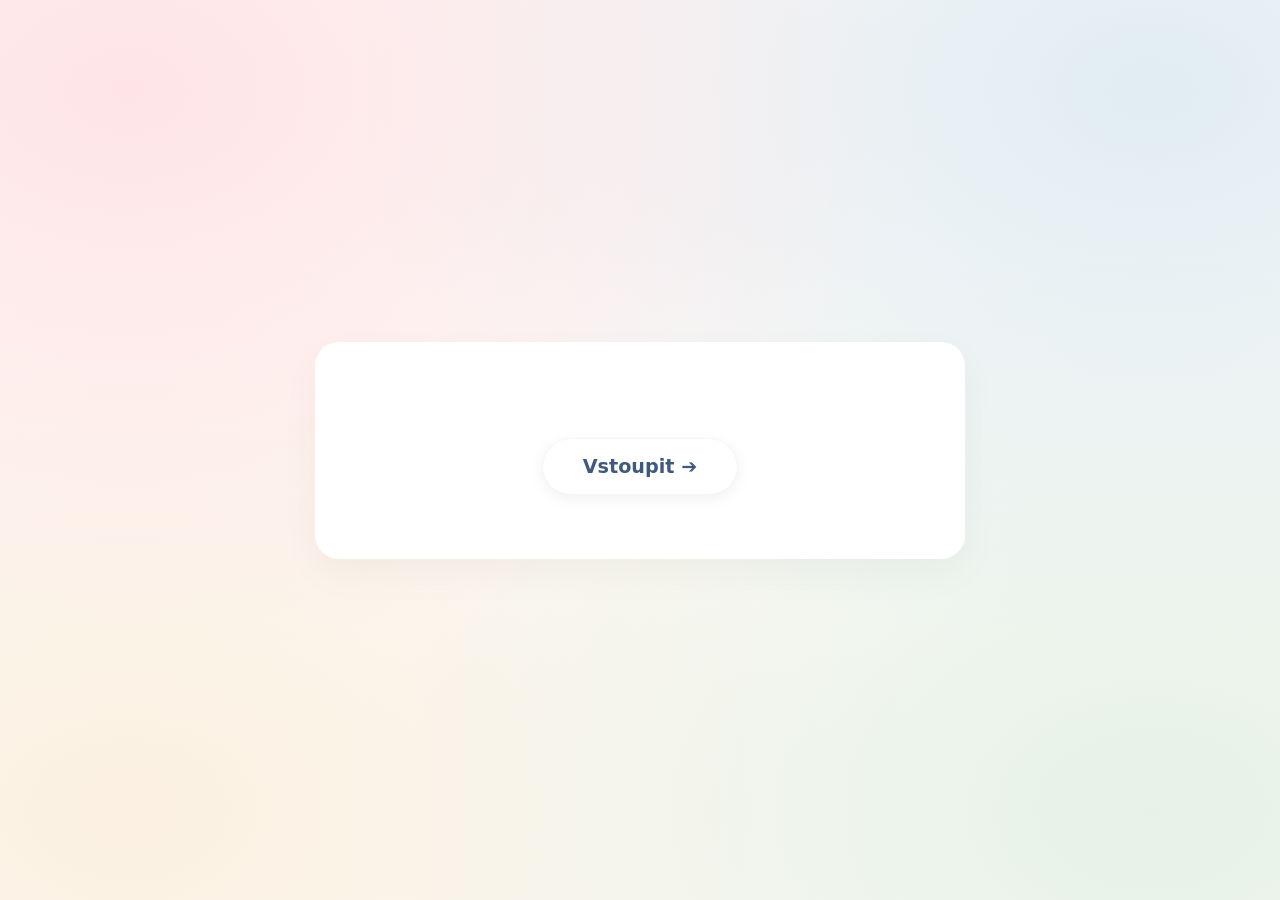
<file: index.html>
<!doctype html>
<html lang="cs">
  <head>
    <meta charset="UTF-8" />
    <meta name="viewport" content="width=device-width, initial-scale=1.0" />
    <title>Kakos</title>
    <link rel="stylesheet" href="style.css" />
    <link rel="icon" type="image/png" href="./images/cube.png" />
  </head>
  <body>
    <main class="container card">
      <div class="welcome-action">
        <a href="main.html" class="enter-btn">Vstoupit ➔</a>
      </div>
    </main>
  </body>
</html>
</file>
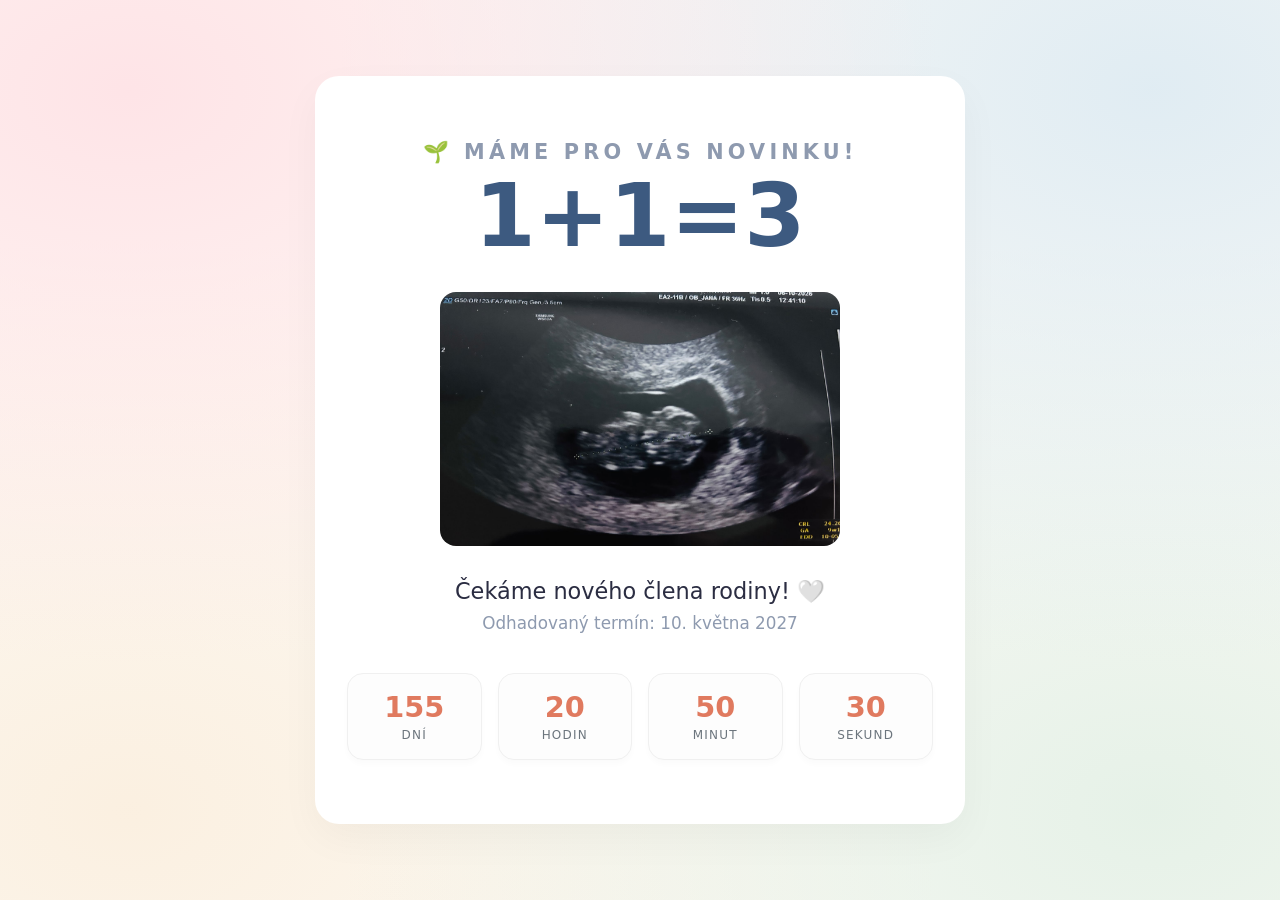
<file: main.html>
<!doctype html>
<html lang="cs">
  <head>
    <meta charset="UTF-8" />
    <meta name="viewport" content="width=device-width, initial-scale=1.0" />
    <title>Kakos</title>
    <link rel="stylesheet" href="style.css" />
    <link rel="icon" type="image/png" href="./images/cube.png" />
    <script src="script.js" defer></script>
  </head>
  <body>
    <main class="container card">
      <span class="subtitle fade-in delay-1">🌱 Máme pro Vás novinku!</span>

      <h1 class="fade-in delay-2">1+1=3</h1>

      <div class="image-wrapper fade-in delay-3">
        <img src="images/1.png" alt="Očekávání" class="hero-image" />
      </div>

      <p class="announcement fade-in delay-4">Čekáme nového člena rodiny! 🤍</p>

      <p class="due-date fade-in delay-5">Odhadovaný termín: 10. května 2027</p>

      <div class="countdown fade-in delay-6" id="countdown">
        <div class="time-box">
          <span id="days">0</span>
          <label>Dní</label>
        </div>
        <div class="time-box">
          <span id="hours">0</span>
          <label>Hodin</label>
        </div>
        <div class="time-box">
          <span id="minutes">0</span>
          <label>Minut</label>
        </div>
        <div class="time-box">
          <span id="seconds">0</span>
          <label>Sekund</label>
        </div>
      </div>

      <!-- 
      <div class="names-cloud fade-in delay-7">
        <span class="name-tag n-1">Matyáš 🧸</span>
        <span class="name-tag n-2">Sofie 🌸</span>
        <span class="name-tag n-3">Jáchym 🦖</span>
        <span class="name-tag n-4">Izabela 🚀</span>
        <span class="name-tag n-5">Ema 🍯</span>
        <span class="name-tag n-6">Kryštof 🎸</span>
       -->
      </div>
    </main>
  </body>
</html>
</file>
<file: style.css>
* {
  box-sizing: border-box;
  margin: 0;
  padding: 0;
}

body {
  font-family:
    system-ui,
    -apple-system,
    BlinkMacSystemFont,
    "Segoe UI",
    Roboto,
    sans-serif;
  min-height: 100vh;
  color: #2c3e50;
  padding: 2rem 1rem;
  display: flex;
  align-items: center;

  /* --- NOVÉ DESIGNU ZAJÍMAVÉ POZADÍ --- */
  background-color: #fdfbf7; /* Základní krémová */
  background-image:
    radial-gradient(at 10% 10%, rgba(255, 218, 224, 0.7) 0px, transparent 50%),
    /* Jemná růžová vlevo nahoře */
    radial-gradient(at 90% 10%, rgba(212, 230, 241, 0.7) 0px, transparent 50%),
    /* Jemná modrá vpravo nahoře */
    radial-gradient(at 90% 90%, rgba(220, 237, 225, 0.7) 0px, transparent 50%),
    /* Šalvějově zelená vpravo dole */
    radial-gradient(at 10% 90%, rgba(250, 235, 215, 0.7) 0px, transparent 50%); /* Teplá béžová vlevo dole */
  background-attachment: fixed;
  background-size: 100% 100%;
}

.container {
  max-width: 650px;
  width: 100%;
  margin: 0 auto;
}

.card {
  background: #ffffff;
  padding: 4rem 2rem;
  border-radius: 24px;
  box-shadow: 0 15px 40px rgba(0, 0, 0, 0.04);
  text-align: center;
}

.subtitle {
  display: block;
  font-size: 1.3rem;
  text-transform: uppercase;
  letter-spacing: 0.2em;
  color: #8e9aaf;
  font-weight: 600;
  margin-bottom: 0.5rem;
}

h1 {
  font-size: clamp(3.5rem, 12vw, 5.5rem);
  font-weight: 800;
  color: #3d5a80;
  margin: 0 0 2rem 0;
  line-height: 1;
}

.image-wrapper {
  margin: 0 auto 2rem auto;
  max-width: 400px;
}

.hero-image {
  width: 100%;
  height: auto;
  display: block;
  /* Pokud použiješ obrázek bez pozadí, tyto vlastnosti dole se neprojeví, 
       ale nechávám je tu jako pojistku, kdybys dal fotku. */
  border-radius: 16px;
  object-fit: cover;
}

.announcement {
  font-size: 1.4rem;
  font-weight: 500;
  color: #2b2d42;
  margin-bottom: 0.5rem; /* Zmenšeno, aby datum pod tím navazovalo */
}

/* Nový styl pro termín narození */
.due-date {
  font-size: 1.05rem;
  color: #8e9aaf;
  margin-bottom: 2.5rem; /* Větší mezera před samotným odpočtem */
  font-weight: 500;
}

.countdown {
  display: flex;
  justify-content: center;
  gap: 1rem;
  flex-wrap: wrap;
}

.time-box {
  background: #fdfdfd;
  border: 1px solid #f0f0f0;
  padding: 1rem;
  border-radius: 16px;
  min-width: 85px;
  flex: 1;
  box-shadow: 0 4px 6px rgba(0, 0, 0, 0.02);
}

.time-box span {
  display: block;
  font-size: 1.8rem;
  font-weight: 700;
  color: #e07a5f;
}

.time-box label {
  font-size: 0.75rem;
  text-transform: uppercase;
  letter-spacing: 0.1em;
  color: #6c757d;
}

/* --- ANIMACE (Postupné objevování) --- */
.fade-in {
  opacity: 0; /* Na začátku není nic vidět */
  transform: translateY(20px); /* Prvky jsou lehce posunuté dolů */
  animation: fadeInUp 0.8s ease-out forwards;
}

/* Zpoždění pro jednotlivé prvky (stagger effect) */
.delay-1 {
  animation-delay: 0.2s;
}
.delay-2 {
  animation-delay: 0.5s;
}
.delay-3 {
  animation-delay: 0.8s;
}
.delay-4 {
  animation-delay: 1.1s;
}
.delay-5 {
  animation-delay: 1.4s;
} /* Text s termínem */
.delay-6 {
  animation-delay: 1.7s;
} /* Odpočet */

.names-cloud {
  display: flex;
  flex-wrap: wrap;
  justify-content: center;
  align-items: center;
  gap: 0.75rem;
  margin-top: 2rem;
  padding: 0.5rem;
}

.name-tag {
  background: #ffffff;
  padding: 0.5rem 1rem;
  border-radius: 50px;
  font-weight: 600;
  color: #4a5568;
  box-shadow: 0 4px 12px rgba(0, 0, 0, 0.05);
  border: 1px solid rgba(0, 0, 0, 0.03);
  display: inline-block;
  transition:
    transform 0.2s ease,
    background-color 0.2s ease;
  cursor: default;
}

.name-tag:hover {
  transform: scale(1.08) rotate(0deg) !important;
  background: #fff5f5;
  color: #e07a5f;
}

.n-1 {
  font-size: 0.9rem;
  transform: rotate(-4deg);
}
.n-2 {
  font-size: 1.2rem;
  transform: rotate(3deg);
}
.n-3 {
  font-size: 0.85rem;
  transform: rotate(-6deg);
}
.n-4 {
  font-size: 1.1rem;
  transform: rotate(5deg);
}
.n-5 {
  font-size: 0.95rem;
  transform: rotate(-2deg);
}
.n-6 {
  font-size: 1.25rem;
  transform: rotate(4deg);
}
.n-7 {
  font-size: 0.8rem;
  transform: rotate(-5deg);
}

/* Aktualizované časování animací (přidána delay-7 pro jména) */
.delay-1 {
  animation-delay: 0.2s;
}
.delay-2 {
  animation-delay: 0.5s;
}
.delay-3 {
  animation-delay: 0.8s;
}
.delay-4 {
  animation-delay: 1.1s;
}
.delay-5 {
  animation-delay: 1.4s;
}
.delay-6 {
  animation-delay: 1.7s;
}
.delay-7 {
  animation-delay: 2s;
} /* Jména naskočí jako poslední */

.welcome-action {
  display: flex;
  justify-content: center;
  margin-top: 2rem;
}

.enter-btn {
  background: #ffffff;
  color: #3d5a80;
  font-size: 1.2rem;
  font-weight: 700;
  padding: 1rem 2.5rem;
  border-radius: 50px;
  text-decoration: none;
  box-shadow: 0 4px 15px rgba(0, 0, 0, 0.06);
  border: 1px solid rgba(0, 0, 0, 0.04);
  transition: all 0.3s ease;
  display: inline-block;
}

.enter-btn:hover {
  transform: scale(1.05);
  background: #fff5f5;
  color: #e07a5f;
  box-shadow: 0 6px 20px rgba(0, 0, 0, 0.08);
}

@media (max-width: 480px) {
  .countdown {
    flex-direction: column;
  }
}

@keyframes fadeInUp {
  to {
    opacity: 1;
    transform: translateY(0);
  }
}

@media (max-width: 480px) {
  .countdown {
    flex-direction: column;
  }
}
</file>
